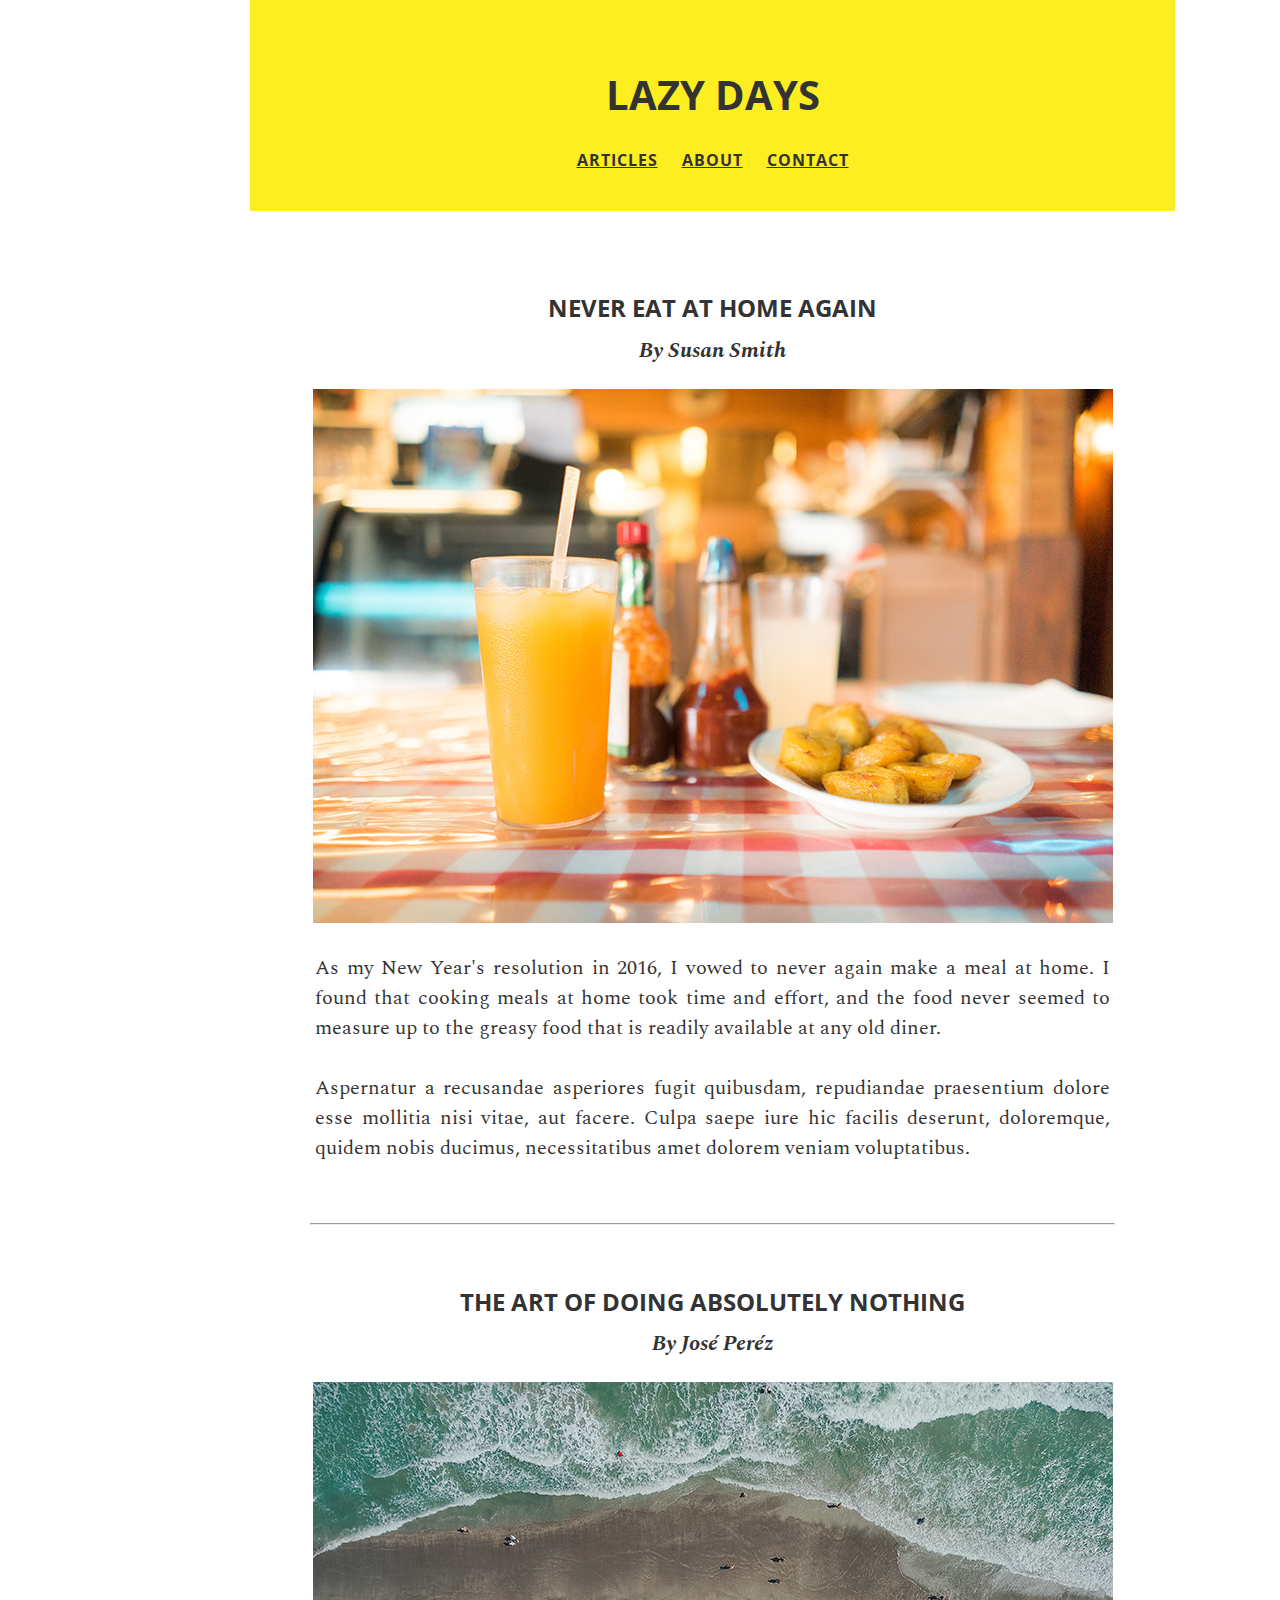
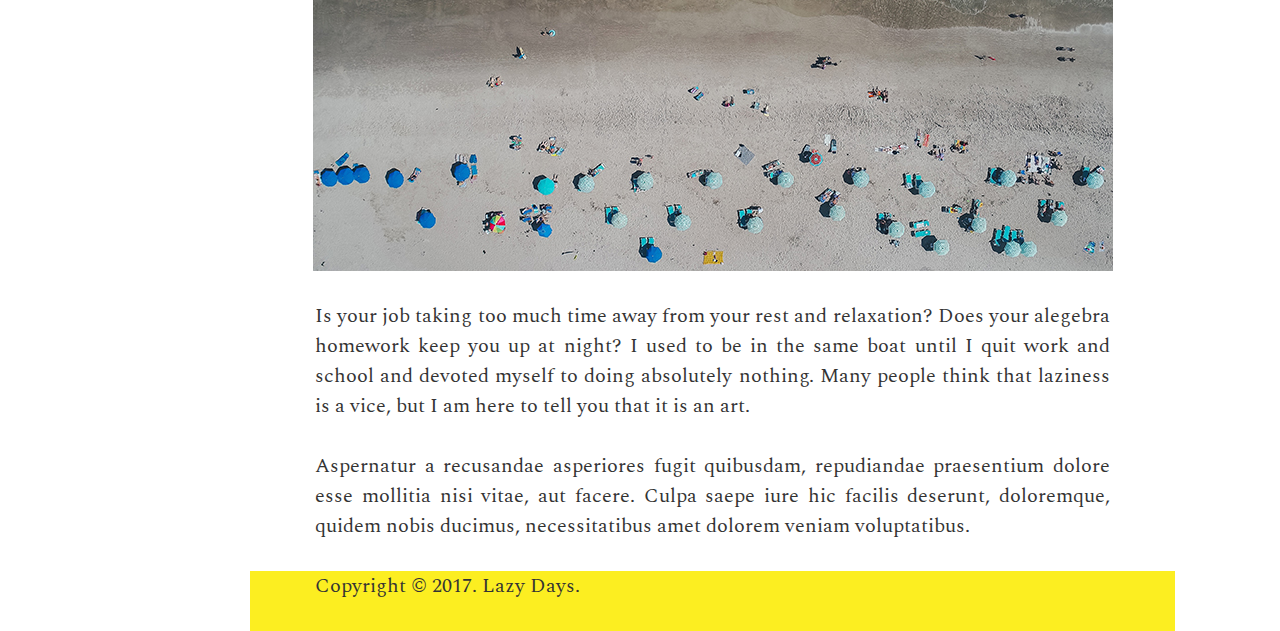
<file: Lazy Days/index.html>
<!DOCTYPE html>
<html lang="en">

<head>
	<meta charset="UTF-8">
	<meta name="viewport" content="width=device-width, initial-scale=1.0">
	<meta http-equiv="X-UA-Compatible" content="ie=edge">
	<title>Lazy Days</title>
	<link rel="stylesheet" href="css/style.css">
</head>

<body>

	<header>
		<h1>Lazy Days</h1>
		<nav>
			<a href="#">Articles</a>
			<a href="#">About</a>
			<a href="#">Contact</a>
		</nav>
	</header>

	<main>

		<section>

			<article>
				<h2>Never Eat At Home Again</h2>

	  		<h3>By Susan Smith</h3>

	  		<!-- Add image. The image is diner.jpg in the images folder. -->
	  		<img src="images/diner.jpg" alt="Diner">

	  		<p>As my New Year's resolution in 2016, I vowed to never again make a meal at home. I found that cooking meals at home took time and effort, and the food never seemed to measure up to the greasy food that is readily available at any old diner.</p>

				<p>Aspernatur a recusandae asperiores fugit quibusdam, repudiandae praesentium dolore esse mollitia nisi vitae, aut facere. Culpa saepe iure hic facilis deserunt, doloremque, quidem nobis ducimus, necessitatibus amet dolorem veniam voluptatibus.</p>
			</article>

		</section>

	<hr>

		<section>

			<article>
				<h2>The Art of Doing Absolutely Nothing</h2>

	  		<h3>By José Peréz</h3>

				<!-- Add image. The image is beach.jpg in the images folder. -->
				<img src="images/beach.jpg" alt="Beach">

				<p>Is your job taking too much time away from your rest and relaxation? Does your alegebra homework keep you up at night? I used to be in the same boat until I quit work and school and devoted myself to doing absolutely nothing. Many people think that laziness is a vice, but I am here to tell you that it is an art.</p>

				<p>Aspernatur a recusandae asperiores fugit quibusdam, repudiandae praesentium dolore esse mollitia nisi vitae, aut facere. Culpa saepe iure hic facilis deserunt, doloremque, quidem nobis ducimus, necessitatibus amet dolorem veniam voluptatibus.</p>
			</article>

		</section>

	</main>

	<footer>
		<p>Copyright &copy; 2017. Lazy Days.</p>
	</footer>

</body>

</html>
</file>
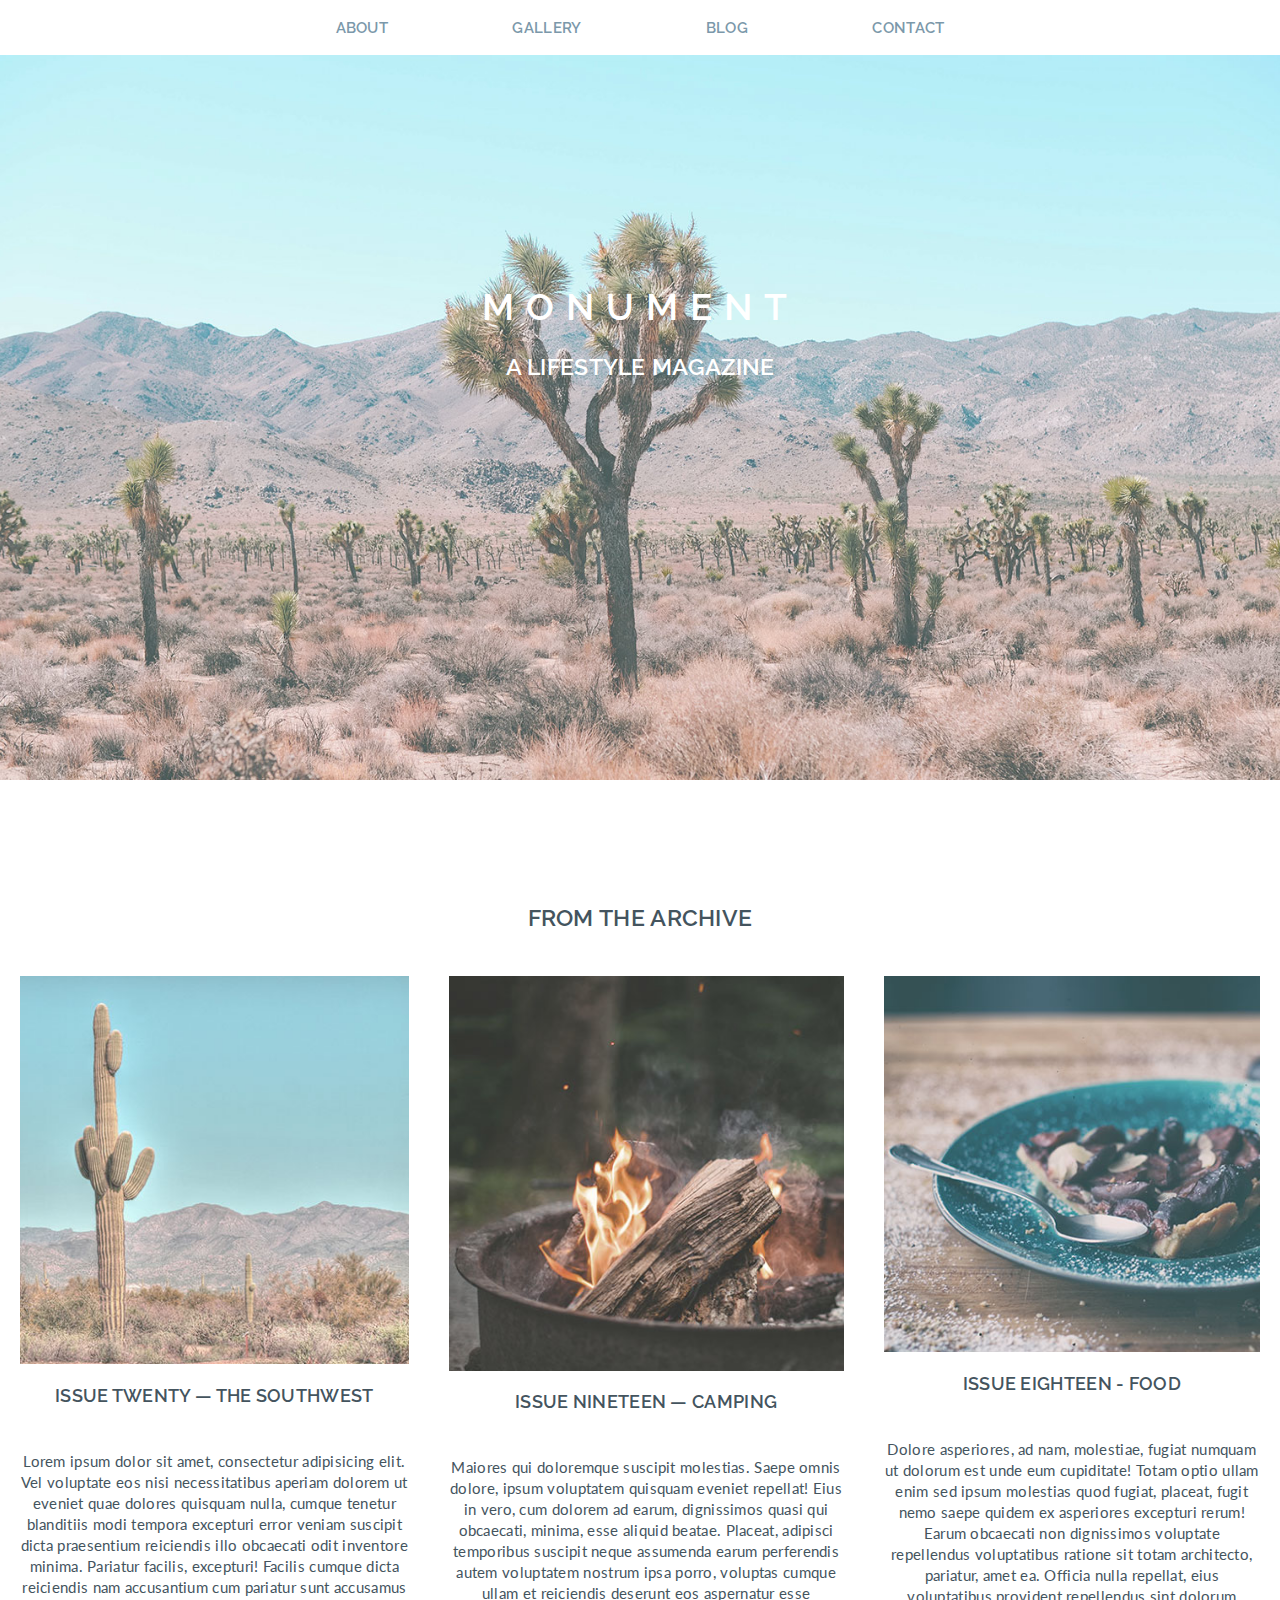
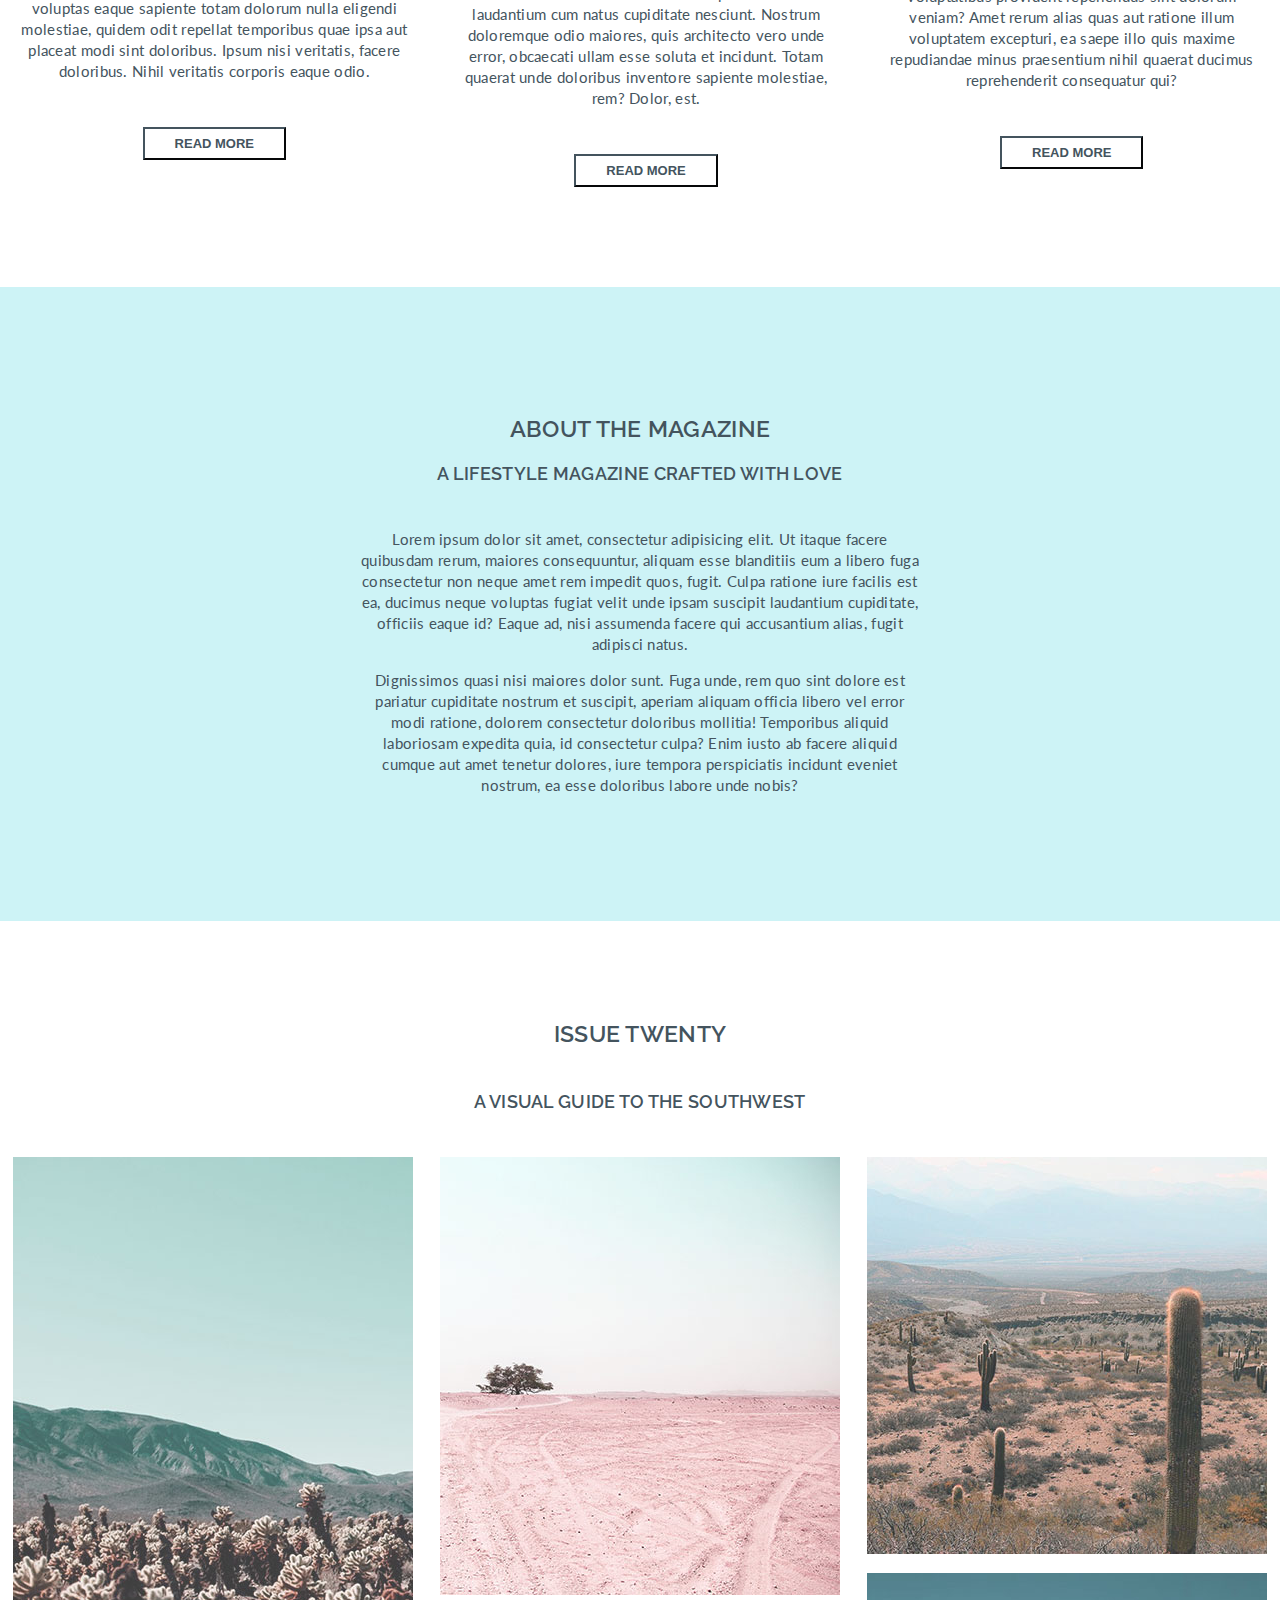
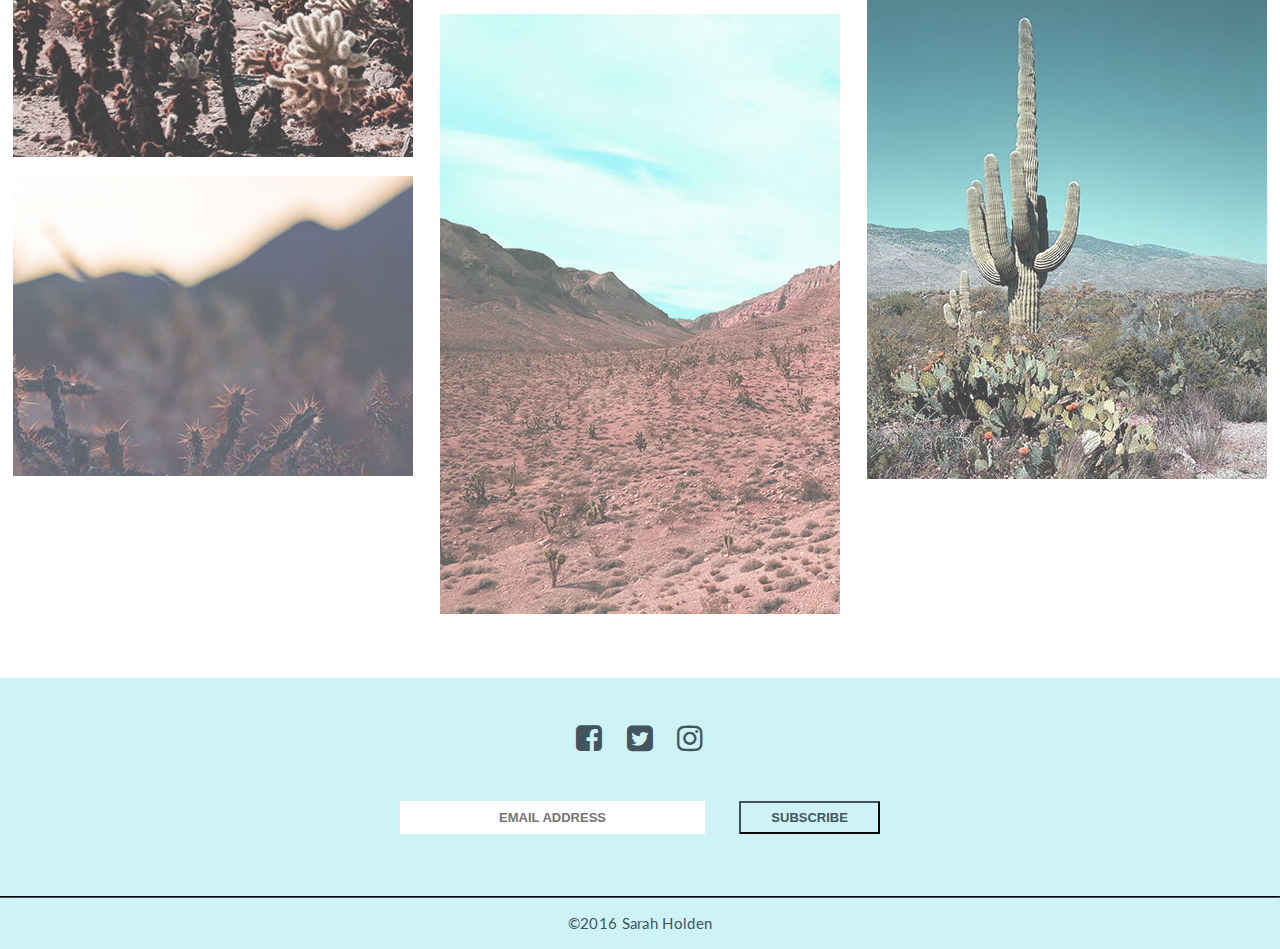
<file: Monument Lab Starter (W3 HW)/index.html>
<!DOCTYPE html>
<html lang="en">
<head>
	<meta charset="UTF-8">
	<title>Monument | Home</title>

	<!-- Add link to Google Fonts here (Lato 400 and Raleway 400 and 600) -->

	<!-- Link for FontAwesome has already been added! -->
	<link rel="stylesheet" href="https://maxcdn.bootstrapcdn.com/font-awesome/4.7.0/css/font-awesome.min.css">
	<link rel="stylesheet" href="css/style.css">

</head>
<body>
	<nav>
		<a href="#about_the_magazine">About</a>
		<a href="#gallery">Gallery</a>
		<a href="#from_the_archive">Blog</a>
		<a href="#contact">Contact</a>
	</nav>

<header>
	<div>
		<h1><a href="index.html">Monument</a></h1>
		<h2>A Lifestyle Magazine</h2>
	</div>
</header>

<section>
	<h2>From the Archive</h2>
	<div id="from_the_archive">
		<article>
			<img src="images/article_1.jpg" alt="The Southwest">

			<h3>Issue Twenty &mdash; The Southwest</h3>
			<p>Lorem ipsum dolor sit amet, consectetur adipisicing elit. Vel voluptate eos nisi necessitatibus aperiam dolorem ut eveniet quae dolores quisquam nulla, cumque tenetur blanditiis modi tempora excepturi error veniam suscipit dicta praesentium reiciendis illo obcaecati odit inventore minima. Pariatur facilis, excepturi! Facilis cumque dicta reiciendis nam accusantium cum pariatur sunt accusamus voluptas eaque sapiente totam dolorum nulla eligendi molestiae, quidem odit repellat temporibus 	quae ipsa aut placeat modi sint doloribus. Ipsum nisi veritatis, facere doloribus. Nihil veritatis corporis eaque odio.</p>
			<button>Read More</button>
		</article>

		<article>
			<img src="images/article_2.jpg" alt="Camping image">
			<h3>Issue Nineteen &mdash; Camping</h3>
			<p>Maiores qui doloremque suscipit molestias. Saepe omnis dolore, ipsum voluptatem quisquam eveniet repellat! Eius in vero, cum dolorem ad earum, dignissimos quasi qui obcaecati, minima, esse aliquid beatae. Placeat, adipisci temporibus suscipit neque assumenda earum perferendis autem voluptatem nostrum ipsa porro, voluptas cumque ullam et reiciendis deserunt eos aspernatur esse laudantium cum natus cupiditate nesciunt. Nostrum doloremque odio maiores, quis architecto vero unde error, 	obcaecati ullam esse soluta et incidunt. Totam quaerat unde doloribus inventore sapiente molestiae, rem? Dolor, est.</p>
			<button>Read More</button>
		</article>

		<article>
			<img src="images/article_3.jpg" alt="Food image">
			<h3>Issue Eighteen - Food</h3>
			<p>Dolore asperiores, ad nam, molestiae, fugiat numquam ut dolorum est unde eum cupiditate! Totam optio ullam enim sed ipsum molestias quod fugiat, placeat, fugit nemo saepe quidem ex asperiores excepturi rerum! Earum obcaecati non dignissimos voluptate repellendus voluptatibus ratione sit totam architecto, pariatur, amet ea. Officia nulla repellat, eius voluptatibus provident repellendus sint dolorum veniam? Amet rerum alias quas aut ratione illum voluptatem excepturi, ea saepe illo quis 	maxime repudiandae minus praesentium nihil quaerat ducimus reprehenderit consequatur qui?</p>
			<button>Read More</button>
		</article>
	</div>
</section>

<section id="about_the_magazine">
	<h2>About The Magazine</h2>
	<h3>A Lifestyle Magazine Crafted with Love</h3>
	<p>Lorem ipsum dolor sit amet, consectetur adipisicing elit. Ut itaque facere quibusdam rerum, maiores consequuntur, aliquam esse blanditiis eum a libero fuga consectetur non neque amet rem impedit quos, fugit. Culpa ratione iure facilis est ea, ducimus neque voluptas fugiat velit unde ipsam suscipit laudantium cupiditate, officiis eaque id? Eaque ad, nisi assumenda facere qui accusantium alias, fugit adipisci natus.</p>
	<p>Dignissimos quasi nisi maiores dolor sunt. Fuga unde, rem quo sint dolore est pariatur cupiditate nostrum et suscipit, aperiam aliquam officia libero vel error modi ratione, dolorem consectetur doloribus mollitia! Temporibus aliquid laboriosam expedita quia, id consectetur culpa? Enim iusto ab facere aliquid cumque aut amet tenetur dolores, iure tempora perspiciatis incidunt eveniet nostrum, ea esse doloribus labore unde nobis?</p>
</section>

<section>
	<h2>Issue Twenty</h2>
	<h3>A visual guide to the Southwest</h3>

<!-- HINT: Treat this just like a 3-column layout. Follow the "Steps to create a multi-column layout"  -->
	<div id="gallery">
		<div>
			<img src="images/gallery_1.jpg" alt="Desert mountain">
			<img src="images/gallery_3.jpg" alt="Blur">
		</div>

		<div>
			<img src="images/gallery_4.jpg" alt="Desert tire tracks">
			<img src="images/gallery_2.jpg" alt="Desert and sky">
		</div>

		<div>
			<img src="images/gallery_5.jpg" alt="Desert">
			<img src="images/gallery_6.jpg" alt="Cactus">
		</div>
	</div>
</section>

<footer id="contact">
<!-- Insert FontAwesome Icons -->
		<a href="https://www.facebook.com"><i class="fa fa-facebook-square fa-2x" aria-hidden="true"></i></a>
		<a href="https://www.twitter.com"><i class="fa fa-twitter-square fa-2x" aria-hidden="true"></i></a>
		<a href="https://www.instagram.com"><i class="fa fa-instagram fa-2x" aria-hidden="true"></i></a>

		<br>
		<br>

<!-- I've given you this one, but look it up to see what it's used for :) -->
<input type="text" placeholder="Email Address">
<button type="submit">Subscribe</button>

<hr>

<p>&copy;2016 Sarah Holden</p>
</footer>

</body>
</html>
</file>
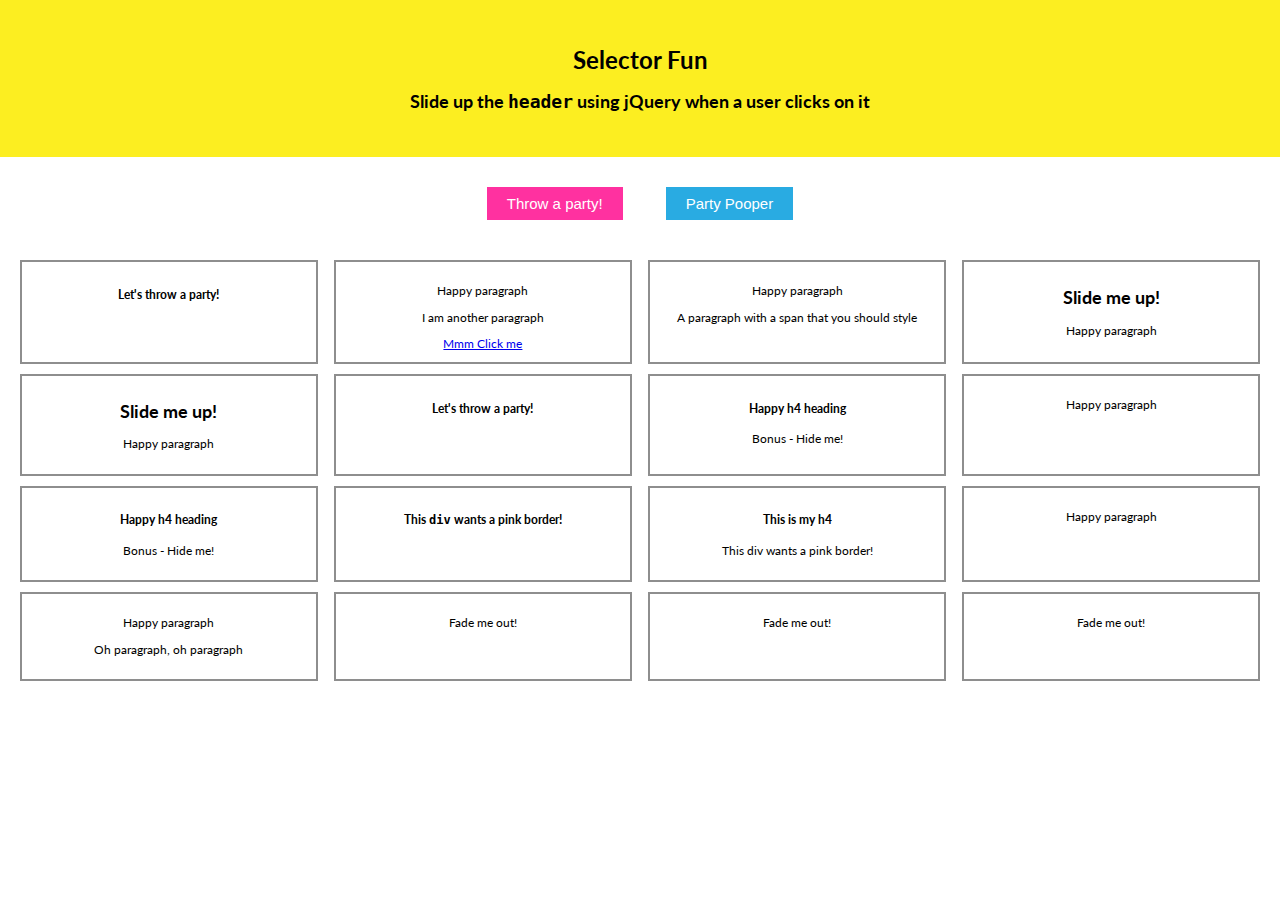
<file: select_fun_bonus_2/index.html>
<!DOCTYPE html>
<html lang="en">
<head>
	<meta charset="utf-8">
	<title>Select Fun!</title>
	<link rel="stylesheet" href="css/style.css">

</head>
<body>

	<header>
		<h1>Selector Fun</h1>
		<h2>Slide up the <code>header</code> using jQuery when a user clicks on it</h2>
	</header>

	<button id="party-time">Throw a party!</button>
	<button id="reset">Party Pooper</button>
	<section id="boxes" class="boring">
		<section class="row" id="row1">
			<div class="box add-para" id="box1">
				<h4>Let's throw a party!</h4>
			</div>

			<article class="box" id="box2">
				<p>Happy paragraph</p>
				<p>I am another paragraph</p>
				<a href="#">Mmm Click me</a>
			</article>

			<div class="box" id="box3">
				<p>Happy paragraph</p>
				<p>A paragraph with a <span>span that you should style</span></p>
			</div>

			<div class="box" id="box4">
				<h2>Slide me up!</h2>
				<p>Happy paragraph</p>
			</div>
		</section>

		<section class="row" id="row2">

			<div class="box" id="box5">
				<h2>Slide me up!</h2>
				<p>Happy paragraph</p>
			</div>

			<article class="box add-para" id="box6">
				<h4>Let's throw a party!</h4>
			</article>

			<article class="box" id="box7">
				<h4>Happy h4 heading</h4>
				<p>Bonus - Hide me!</p>
			</article>

			<div class="box" id="box8">
				<p>Happy paragraph</p>
			</div>
		</section>

		<section class="row" id="row3">

			<article class="box" id="box9">
				<h4>Happy h4 heading</h4>
				<p>Bonus - Hide me!</p>
			</article>

			<div class="box add-para" id="box10">
				<h4>This <code>div</code> wants a pink border!</h4>
			</div>

			<div class="box" id="box11">
				<h4>This is my h4</h4>
				<p>This div wants a pink border!</p>
			</div>

			<article class="box" id="box12">
				<p>Happy paragraph</p>
			</article>

		</section>

		<section class="row" id="row4">

			<article class="box purplebox" id="box14">
				<p>Happy paragraph</p>
				<p>Oh paragraph, oh paragraph</p>
			</article>

			<div class="box" id="box13">
				<p>Fade me out!</p>
			</div>

			<div class="box" id="box15">
				<p>Fade me out!</p>
			</div>

			<div class="box" id="box16">
				<p>Fade me out!</p>
			</div>
		</section>
	</section>

	<footer>
		<p>I am hidden, but I want to be shown when the anchor in box2 is clicked</p>
	</footer>

	<script
  src="http://code.jquery.com/jquery-3.2.1.min.js"
  integrity="sha256-hwg4gsxgFZhOsEEamdOYGBf13FyQuiTwlAQgxVSNgt4="
  crossorigin="anonymous"></script>
	<script src="js/main.js"></script>
</body>
</html>
</file>
<file: Lazy Days/css/style.css>
@import url('https://fonts.googleapis.com/css?family=Open+Sans:400,700,700i|Spectral:400,400i');

body {
  text-align: center;
  color: #333333;
  padding: 0 250px 0 250px;
  margin: 0 auto;
  width: 925px;
}

header {
  font-family: "Open Sans", sans-serif;
  text-transform: uppercase;
  background-color: #fcee21;
  border: 40px solid #fcee21;
  margin-bottom: 80px;
}

h1 {
  font-size: 40px;
}

a {
  font-size: 16px;
  text-decoration: underline;
  font-weight: bold;
  letter-spacing: 1px;
  padding: 10px;
}

  /* unvisited link */
a:link {
    color: #333333;
}

/* visited link */
a:visited {
    color: #333333;
}

/* mouse over link */
a:hover {
    color: #ffffff;
}

/* selected link */
a:active {
    color: #ffffff;
}

h2 {
  font-family: "Open Sans", sans-serif;
  text-transform: uppercase;
  font-size: 24px;
}

h3 {
  font-family: 'Spectral', serif;
  font-size: 22px;
  font-style: italic;
  margin-top: -10px;
}

img {
  display: block;
  margin: 0 auto;
}

p {
  font-family: 'Spectral', serif;
  font-size: 20px;
  text-align: justify;
  margin-top: 30px;
  padding: 0 65px 0 65px;
}

hr {
  margin: 60px 60px;
}

footer {
  background-color: #fcee21;
  text-align: left;
  height: 60px;
}
</file>
<file: Monument Lab Starter (W3 HW)/css/style.css>
/* ----------------------------------------
Base Styles
------------------------------------------- */
/* Note: Makes sure that padding and the border are included in the width for each element. */
/* Don't add anything else under the * selector! */

@import url('https://fonts.googleapis.com/css?family=Lato|Raleway:600');

* {
	box-sizing: border-box;
}

body {
	font-family: 'Raleway', sans-serif;
	-webkit-font-smoothing: antialiased;
	margin: 0;
	text-transform: uppercase;
	letter-spacing: .02em;
	text-align: center;
	color: #44545E;
	font-size: 15px;
}

/* Responsive images */
img {
	max-width: 100%;
}

/* ----------------------------------------
Typography
------------------------------------------- */
p {
	font-family: 'Lato', sans-serif;
	text-transform: none;
	line-height: 1.4;
}

h1, h2, h3, h4 {
	font-weight: 600;
}

h1 {
	font-size: 37px;
	letter-spacing: 12px;

}

h2, h3 {
	margin-bottom: 45px;
}

a {
	text-decoration: none;
	color: #7B98AA;
	font-weight: 600;
	transition: all .2s ease-in-out;
}

a:hover {
	color: #44545E;
	-webkit-transition: color .3s ease-in-out;
	transition: color .3s ease-in-out;
}

/* ----------------------------------------
Lists
------------------------------------------- */



/* ----------------------------------------
Layout
------------------------------------------- */
#from_the_archive {
	display: flex;
	width: 100%;
}

article {
	padding: 0 20px 0 20px;

}

#about_the_magazine {
	background-color: #CDF3F6;
	margin: 100px 0 100px 0;
	padding: 110px 357px;
}

#about_the_magazine h2 {
	margin-bottom: 22px;
}

#gallery {
	display: flex;
}

#gallery img {
	margin-bottom: 15px;
}

#gallery img:hover {
		 opacity: 0.5;
		 -webkit-transition: color .3s ease-in-out;
	 	transition: color .3s ease-in-out;
}


/* ----------------------------------------
Header
------------------------------------------- */
header {
	background-image: url('../images/home_header_bg.jpg');
	background-size: cover;
	background-position: center;
	height: 725px;
	margin-top: -25px;
	margin-bottom: 125px;
	background-attachment: fixed;
}

nav {
	position: -webkit-sticky; /* required for safari */
	position: sticky;
	top: 0;
	background-color: #ffffff;
	padding: 18.5px 18.5px;
}

nav a {
	margin: 60px 60px;
}

h1 a,
h1 a:hover {
	color: white;
	margin-top: 230px;
	display: inline-block;
}

header h2 {
	color: white;
}


/* ----------------------------------------
Buttons
------------------------------------------- */

button {
	text-transform: uppercase;
	font-weight: 600;
	font-size: 13px;
	color: #44545E;
	background-color: white;
	border-color: #44545E;
	padding: 7px 30px;
	margin-top: 30px;
}

button:hover {
	background-color: #44545E;
	color: white;
	transition: all .2s ease-in-out;

}


/* ----------------------------------------
Footer
------------------------------------------- */

footer {
	background-color: #CDF3F6;
	padding-top: 45px;
	margin-top: 45px;
	overflow: auto;
}

footer a {
	margin: 0 10px 0 10px;
	color: #44545E;
}

footer input {
	padding: 9px 65px;
	border-color: white;
	border-width: 0;
	text-transform: uppercase;
	font-weight: bolder;
	font-size: 13px;
	text-align: center;
	margin-right: 30px;
	margin-bottom: 55px;
}

input:focus::-webkit-input-placeholder { color:transparent; }
input:focus:-moz-placeholder { color:transparent; } /* Firefox 18- */
input:focus::-moz-placeholder { color:transparent; } /* Firefox 19+ */
input:focus:-ms-input-placeholder { color:transparent; } /* oldIE 😉 */

footer button {
	background-color: #CDF3F6;
}

hr {
	border-color: #44545E;
}
</file>
<file: select_fun_bonus_2/css/style.css>
@import url('https://fonts.googleapis.com/css?family=Lato:400,700');

/******************************************
/* BASE STYLES
/*******************************************/
* {
  box-sizing: border-box;
}

body {
  color: #000;
  font-size: 12px;
  line-height: 1.2;
  font-family: 'Lato', Arial, sans-serif;
  text-align: center;
  margin: 0;
}

/******************************************
/* LAYOUT
/*******************************************/

/* Center the container */

header {
  padding: 30px;
  background-color: #FCEE21;
}

#boxes {
  margin: 20px;
}

#boxes section {
  display: flex;
  justify-content: space-between;
  flex-wrap: wrap;
  margin-bottom: 10px;
}

section article,
section div {
  width: 24%;
  border: 2px solid #29ABE2;
  padding: 10px;
}

.boring article,
.boring div {
  border: 2px solid #8E8E8E;
}

button {
  background-color: #29ABE2;
  border: none;
  display: inline-block;
  margin: 30px 20px 20px;
  font-size: 15px;
  padding: 8px 20px;
  cursor: pointer;
  color: white;
  outline: none;
}

#party-time {
  background-color: #FF31A0;
}

footer {
  padding: 20px;
  background-color: #FCEE21;
  display: none;
}

.selected {
  border: 2px solid #FF31A0;
}


/******************************************
/* ADDITIONAL STYLES
/*******************************************/
.snazzy {

}

.fun {
background-color: pink;
color: #ffffff;
}
</file>
